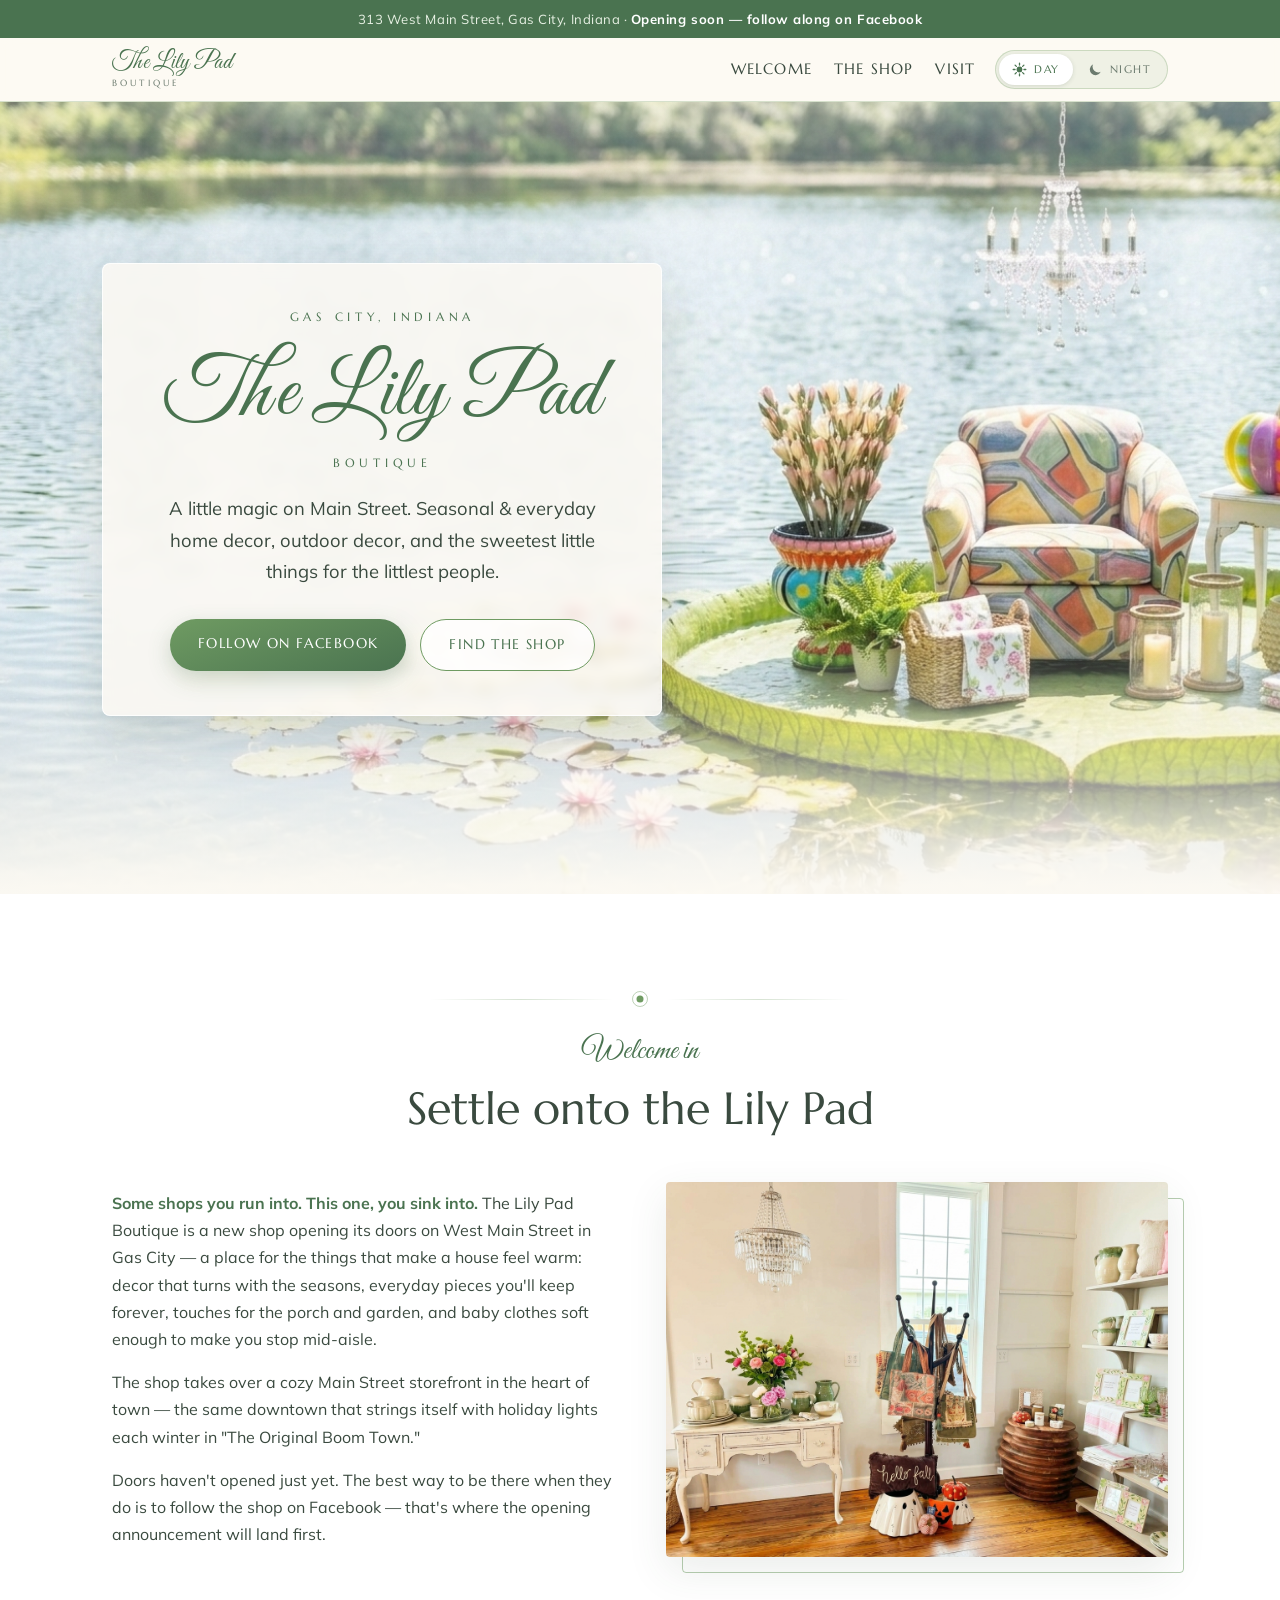
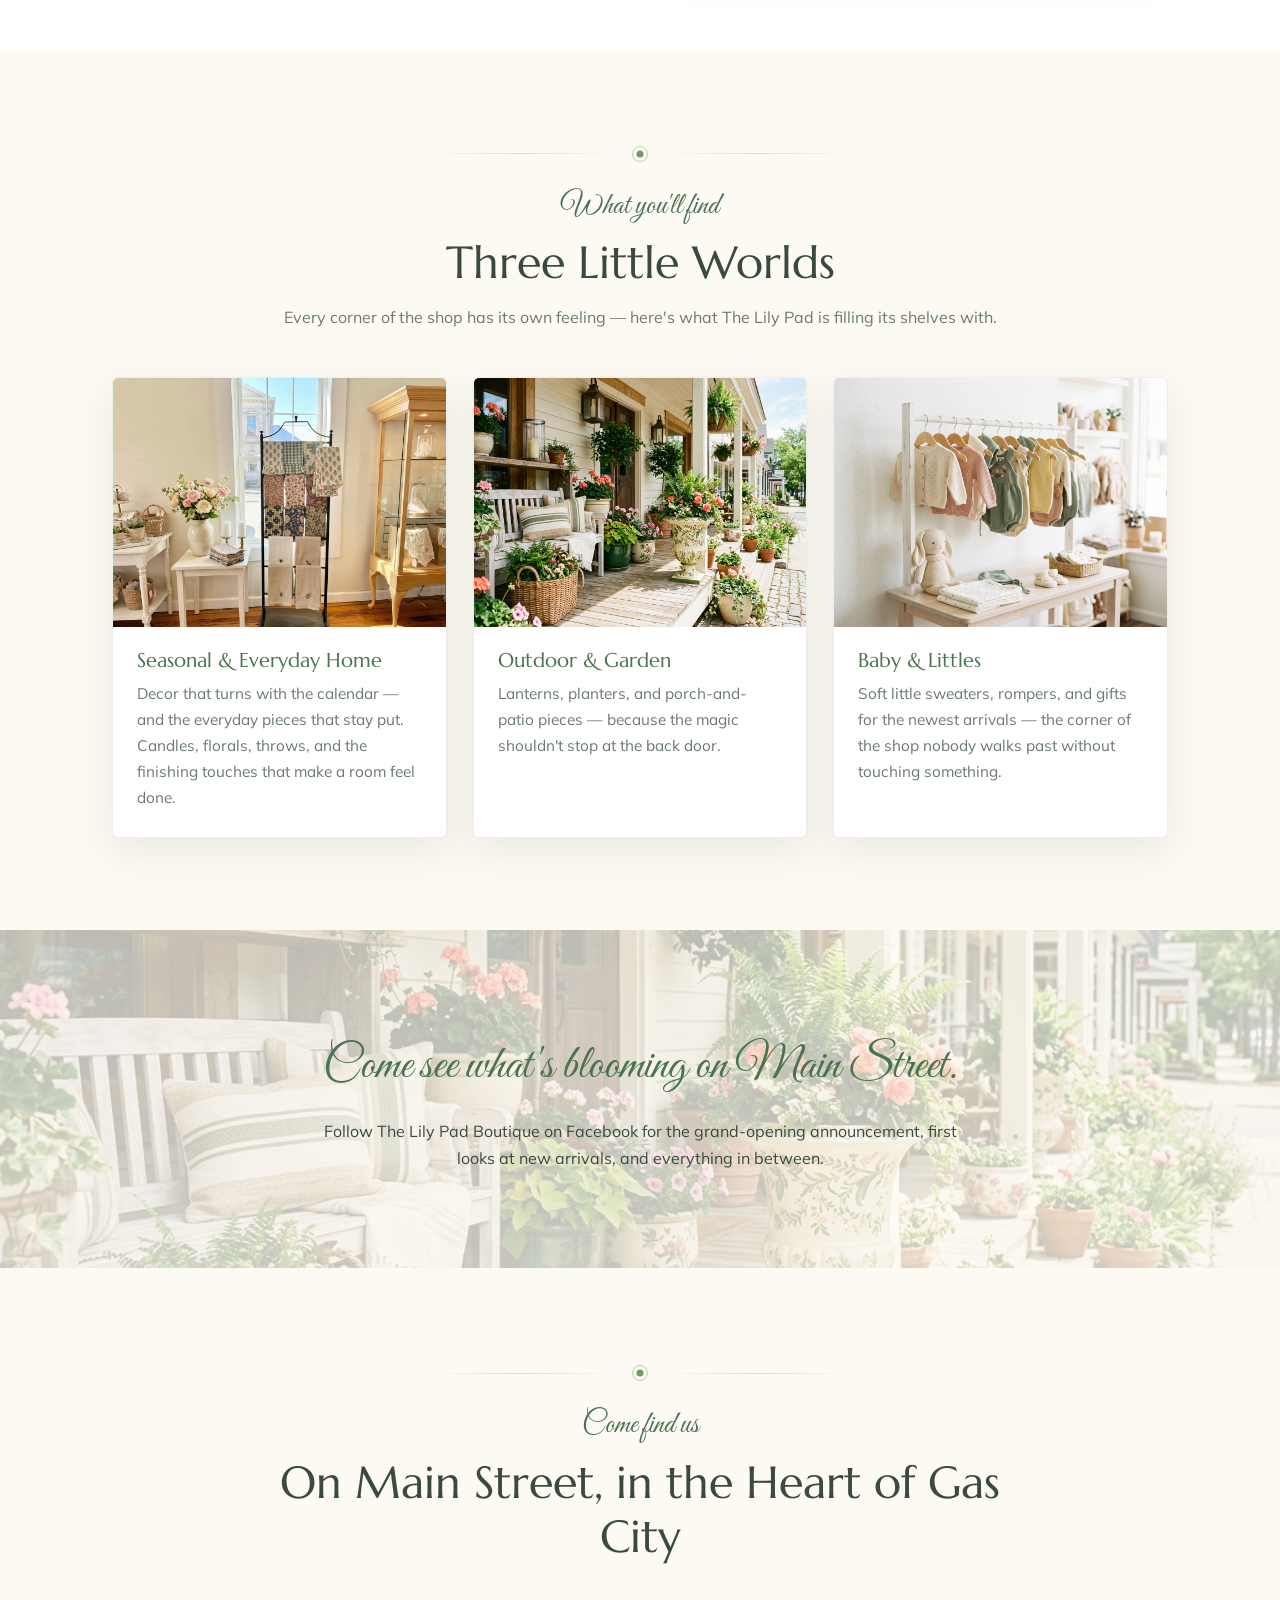
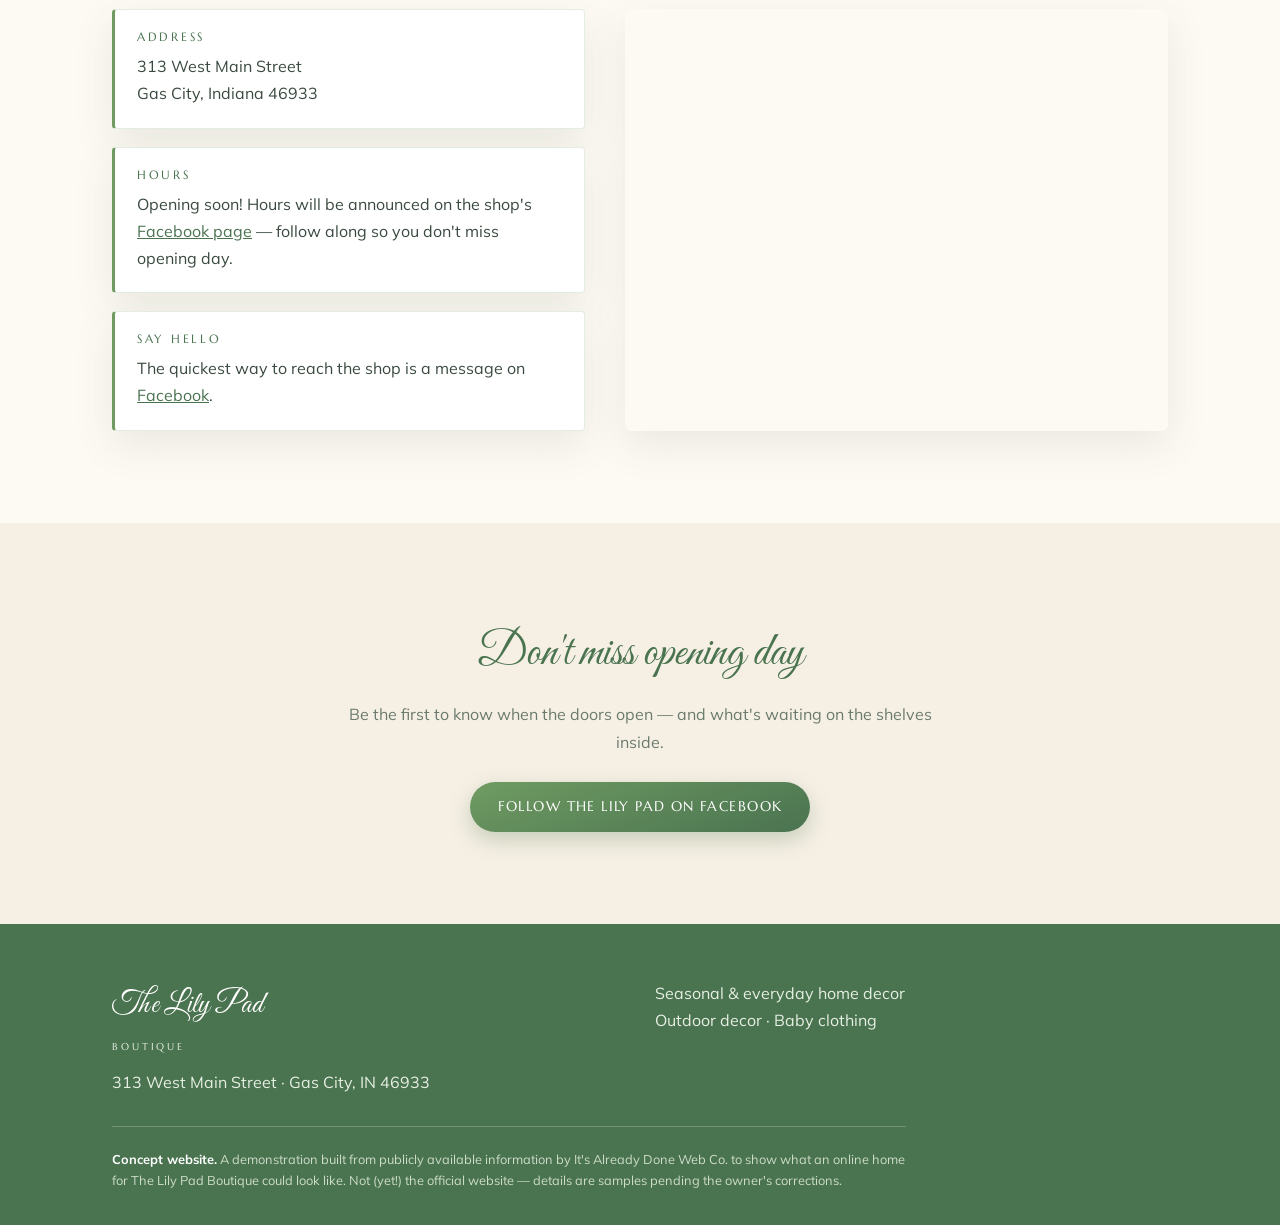
<file: index.html>
<!DOCTYPE html>
<html lang="en">
<head>
<meta charset="UTF-8">
<meta name="viewport" content="width=device-width, initial-scale=1.0">
<meta name="robots" content="noindex, nofollow">
<title>The Lily Pad Boutique — Gas City, Indiana</title>
<meta name="description" content="Seasonal and everyday home decor, outdoor decor, and baby clothing on Main Street in Gas City, Indiana.">
<link rel="preconnect" href="https://fonts.googleapis.com">
<link rel="preconnect" href="https://fonts.gstatic.com" crossorigin>
<link href="https://fonts.googleapis.com/css2?family=Great+Vibes&family=Marcellus&family=Mulish:wght@400;600;700&display=swap" rel="stylesheet">
<link rel="stylesheet" href="css/style.css">
</head>
<body>

<div class="topbar">
  <span class="addr">313 West Main Street, Gas City, Indiana</span><span class="dot" aria-hidden="true">&nbsp;·&nbsp;</span><strong>Opening soon — follow along on Facebook</strong>
</div>

<header class="site">
  <div class="wrap site-inner">
    <a class="brand" href="#top">
      <span class="brand-name">
        <span class="script">The Lily Pad</span>
        <small>Boutique</small>
      </span>
    </a>
    <div class="site-right">
      <nav class="main" aria-label="Main">
        <a href="#story">Welcome</a>
        <a href="#collections">The Shop</a>
        <a href="#visit">Visit</a>
      </nav>
      <div class="daynight" role="group" aria-label="Choose how the site looks">
        <span class="dn-opt is-on" aria-current="true"><svg class="dn-ico" viewBox="0 0 16 16" aria-hidden="true"><circle cx="8" cy="8" r="3.1" fill="currentColor"/><g stroke="currentColor" stroke-width="1.4" stroke-linecap="round"><path d="M8 1.3v1.9M8 12.8v1.9M1.3 8h1.9M12.8 8h1.9M3.3 3.3l1.35 1.35M11.35 11.35l1.35 1.35M12.7 3.3l-1.35 1.35M4.65 11.35 3.3 12.7"/></g></svg><span class="dn-label">Day</span></span>
        <a class="dn-opt" href="night/" title="Switch to the night version"><svg class="dn-ico" viewBox="0 0 16 16" aria-hidden="true"><path d="M13.6 10.5A6.1 6.1 0 0 1 5.5 2.4a6.1 6.1 0 1 0 8.1 8.1z" fill="currentColor"/></svg><span class="dn-label">Night</span></a>
      </div>
    </div>
  </div>
</header>

<main id="top">

  <div class="hero">
    <div class="bg" role="img" aria-label="An armchair and home decor arranged on a giant lily pad on a sunlit pond, with a crystal chandelier hanging above"></div>
    <div class="scrim"></div>
    <div class="petals" aria-hidden="true"><i></i><i></i><i></i><i></i><i></i><i></i><i></i></div>
    <div class="hero-inner">
      <p class="kicker">Gas City, Indiana</p>
      <h1><span class="script">The Lily Pad</span></h1>
      <p class="kicker" style="margin-top:6px">Boutique</p>
      <p class="sub">A little magic on Main Street. Seasonal &amp; everyday home decor, outdoor decor, and the sweetest little things for the littlest people.</p>
      <div class="cta-row">
        <a class="btn btn-leaf" href="https://www.facebook.com/61590443773906/" target="_blank" rel="noopener">Follow on Facebook</a>
        <a class="btn btn-ghost" href="#visit">Find the Shop</a>
      </div>
    </div>
  </div>

  <section class="story" id="story">
    <div class="wrap">
      <div class="section-head">
        <div class="flourish" aria-hidden="true">
          <svg width="26" height="26" viewBox="0 0 26 26" fill="none"><circle cx="13" cy="13" r="3.5" fill="#6f9b62"/><circle cx="13" cy="13" r="7.5" stroke="#6f9b62" stroke-opacity=".45"/></svg>
        </div>
        <span class="script">Welcome in</span>
        <h2>Settle onto the Lily Pad</h2>
      </div>
      <div class="story-grid">
        <div class="text">
          <p><strong>Some shops you run into. This one, you sink into.</strong> The Lily Pad Boutique is a new shop opening its doors on West Main Street in Gas City — a place for the things that make a house feel warm: decor that turns with the seasons, everyday pieces you'll keep forever, touches for the porch and garden, and baby clothes soft enough to make you stop mid-aisle.</p>
          <p>The shop takes over a cozy Main Street storefront in the heart of town — the same downtown that strings itself with holiday lights each winter in "The Original Boom Town."</p>
          <p>Doors haven't opened just yet. The best way to be there when they do is to follow the shop on Facebook — that's where the opening announcement will land first.</p>
        </div>
        <div class="framed">
          <img src="assets/light-shop-interior.png" alt="A sunlit boutique interior with cream walls, honey wood floors, a crystal chandelier, and shelves of home decor" width="1200" height="896">
        </div>
      </div>
    </div>
  </section>

  <section class="collections" id="collections">
    <div class="wrap">
      <div class="section-head">
        <div class="flourish" aria-hidden="true">
          <svg width="26" height="26" viewBox="0 0 26 26" fill="none"><circle cx="13" cy="13" r="3.5" fill="#6f9b62"/><circle cx="13" cy="13" r="7.5" stroke="#6f9b62" stroke-opacity=".45"/></svg>
        </div>
        <span class="script">What you'll find</span>
        <h2>Three Little Worlds</h2>
        <p class="lede">Every corner of the shop has its own feeling — here's what The Lily Pad is filling its shelves with.</p>
      </div>
      <div class="cards">
        <article class="card">
          <img src="assets/light-seasonal.png" alt="A rack of folded floral and gingham tea towels beside a vase of pink flowers in bright daylight" width="1200" height="896" loading="lazy">
          <div class="pad-body">
            <h3>Seasonal &amp; Everyday Home</h3>
            <p>Decor that turns with the calendar — and the everyday pieces that stay put. Candles, florals, throws, and the finishing touches that make a room feel done.</p>
          </div>
        </article>
        <article class="card">
          <img src="assets/light-outdoor.png" alt="A sunny front porch with lanterns, potted ferns, flowering planters and a whitewashed bench" width="1200" height="896" loading="lazy">
          <div class="pad-body">
            <h3>Outdoor &amp; Garden</h3>
            <p>Lanterns, planters, and porch-and-patio pieces — because the magic shouldn't stop at the back door.</p>
          </div>
        </article>
        <article class="card">
          <img src="assets/light-baby.png" alt="Baby sweaters and rompers in cream, blush and sage hanging on small wooden hangers" width="1200" height="896" loading="lazy">
          <div class="pad-body">
            <h3>Baby &amp; Littles</h3>
            <p>Soft little sweaters, rompers, and gifts for the newest arrivals — the corner of the shop nobody walks past without touching something.</p>
          </div>
        </article>
      </div>
    </div>
  </section>

  <div class="band">
    <span class="script">Come see what's blooming on Main Street.</span>
    <p>Follow The Lily Pad Boutique on Facebook for the grand-opening announcement, first looks at new arrivals, and everything in between.</p>
  </div>

  <section id="visit">
    <div class="wrap">
      <div class="section-head">
        <div class="flourish" aria-hidden="true">
          <svg width="26" height="26" viewBox="0 0 26 26" fill="none"><circle cx="13" cy="13" r="3.5" fill="#6f9b62"/><circle cx="13" cy="13" r="7.5" stroke="#6f9b62" stroke-opacity=".45"/></svg>
        </div>
        <span class="script">Come find us</span>
        <h2>On Main Street, in the Heart of Gas City</h2>
      </div>
      <div class="visit-grid">
        <div class="visit-info">
          <div class="info-tile">
            <h3>Address</h3>
            <p>313 West Main Street<br>Gas City, Indiana 46933</p>
          </div>
          <div class="info-tile">
            <h3>Hours</h3>
            <p>Opening soon! Hours will be announced on the shop's <a href="https://www.facebook.com/61590443773906/" target="_blank" rel="noopener">Facebook page</a> — follow along so you don't miss opening day.</p>
          </div>
          <div class="info-tile">
            <h3>Say Hello</h3>
            <p>The quickest way to reach the shop is a message on <a href="https://www.facebook.com/61590443773906/" target="_blank" rel="noopener">Facebook</a>.</p>
          </div>
        </div>
        <div class="mapbox">
          <iframe title="Map to The Lily Pad Boutique, 313 W Main St, Gas City, IN" src="https://www.google.com/maps?q=313+W+Main+St,+Gas+City,+IN+46933&output=embed" loading="lazy" referrerpolicy="no-referrer-when-downgrade"></iframe>
        </div>
      </div>
    </div>
  </section>

  <section class="cta-banner">
    <div class="wrap">
      <span class="script">Don't miss opening day</span>
      <p>Be the first to know when the doors open — and what's waiting on the shelves inside.</p>
      <a class="btn btn-leaf" href="https://www.facebook.com/61590443773906/" target="_blank" rel="noopener">Follow The Lily Pad on Facebook</a>
    </div>
  </section>

</main>

<footer>
  <div class="wrap">
    <div class="foot-grid">
      <div>
        <span class="script">The Lily Pad</span><br>
        <small style="font-family:'Marcellus',serif;letter-spacing:.3em;text-transform:uppercase;font-size:.6rem">Boutique</small>
        <p style="margin-top:10px">313 West Main Street · Gas City, IN 46933</p>
      </div>
      <div>
        <p>Seasonal &amp; everyday home decor<br>Outdoor decor · Baby clothing</p>
      </div>
    </div>
    <p class="disclaimer"><strong>Concept website.</strong> A demonstration built from publicly available information by It's Already Done Web Co. to show what an online home for The Lily Pad Boutique could look like. Not (yet!) the official website — details are samples pending the owner's corrections.</p>
  </div>
</footer>

<script data-goatcounter="https://flylow3d.goatcounter.com/count" async src="//gc.zgo.at/count.js"></script>
</body>
</html>
</file>
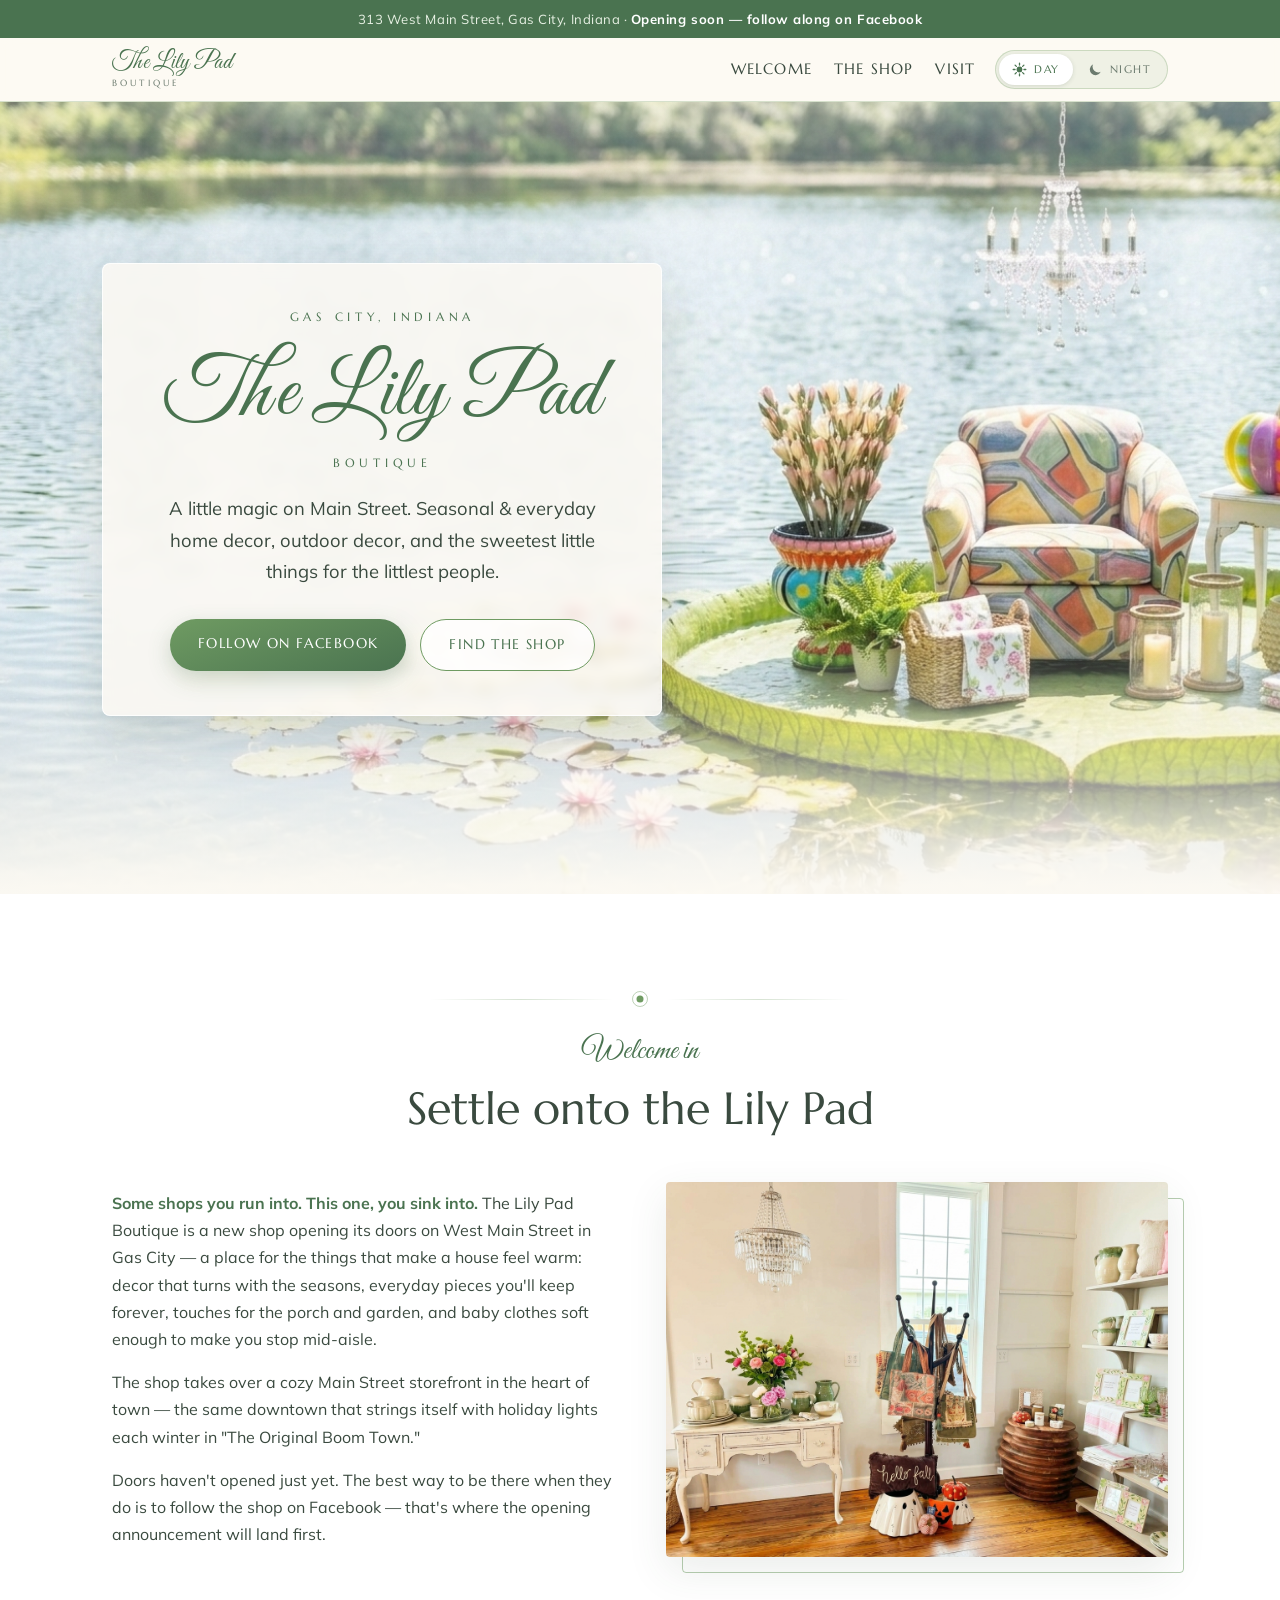
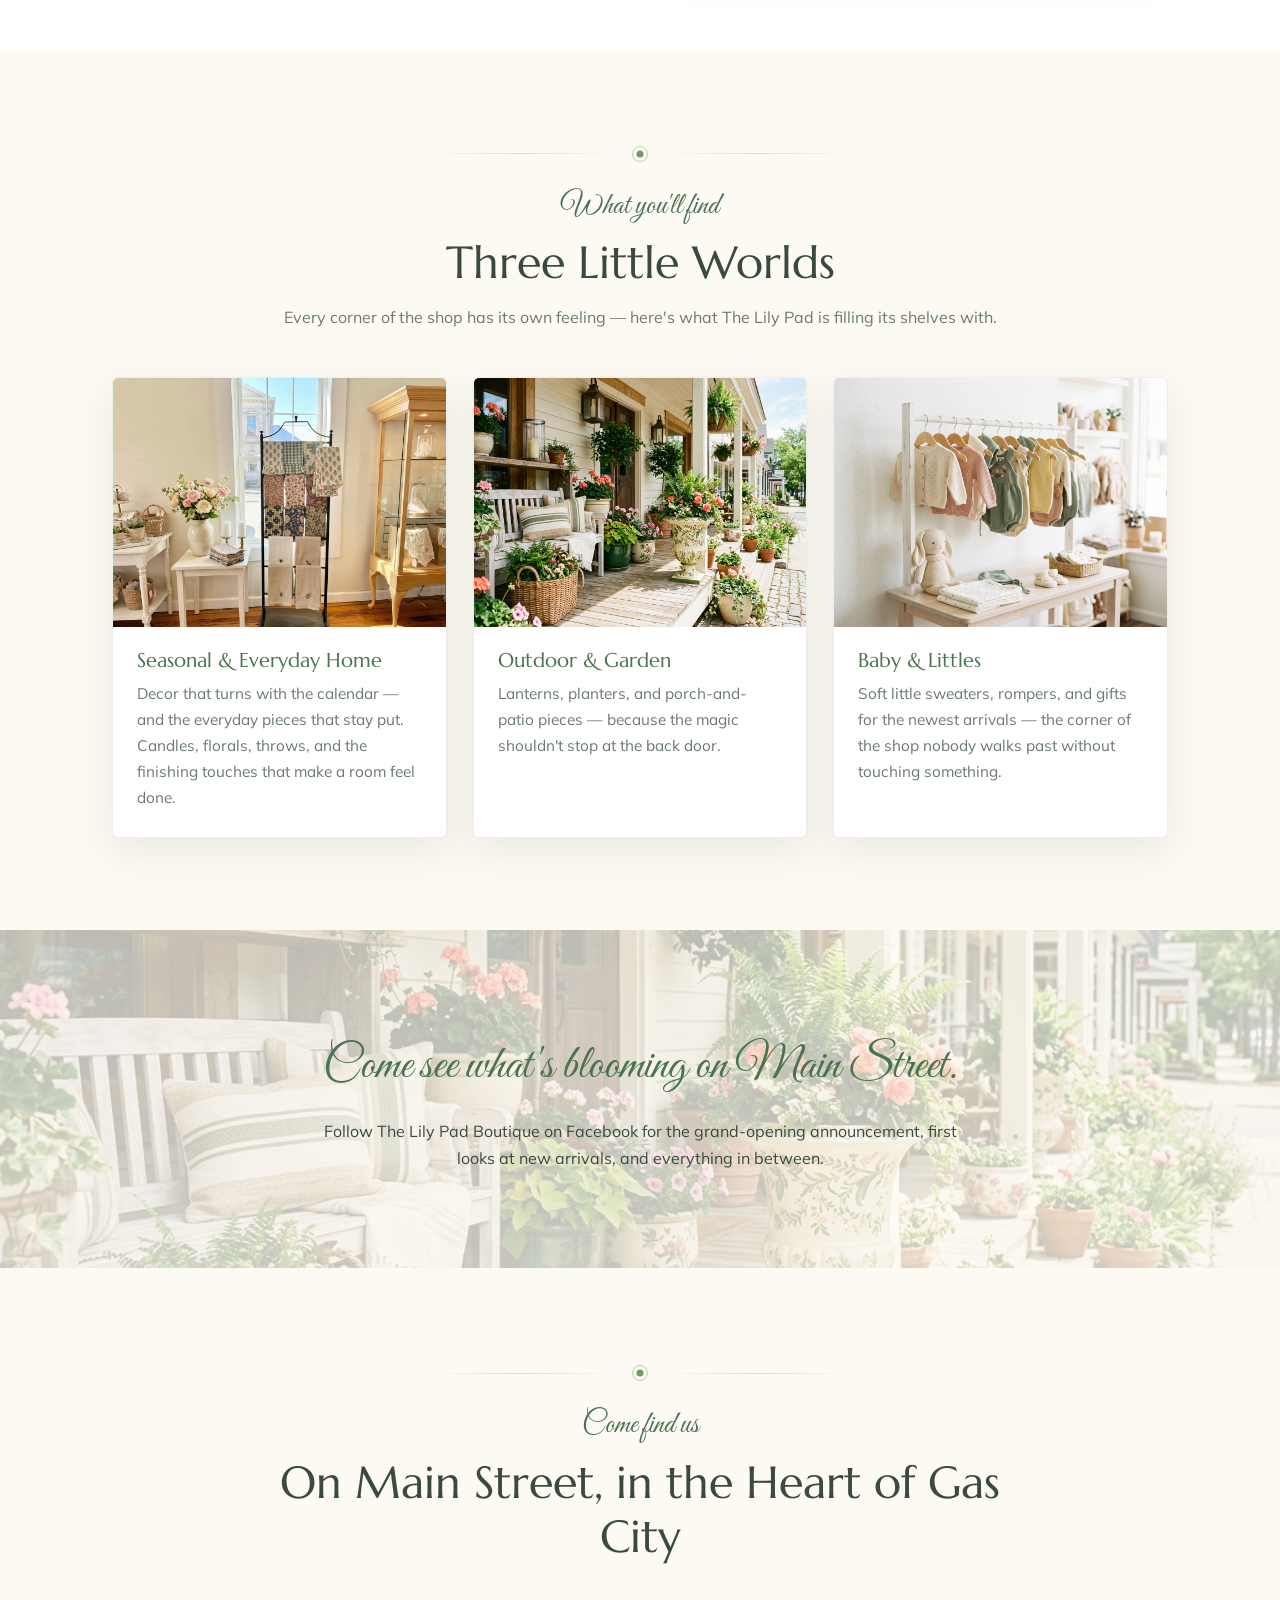
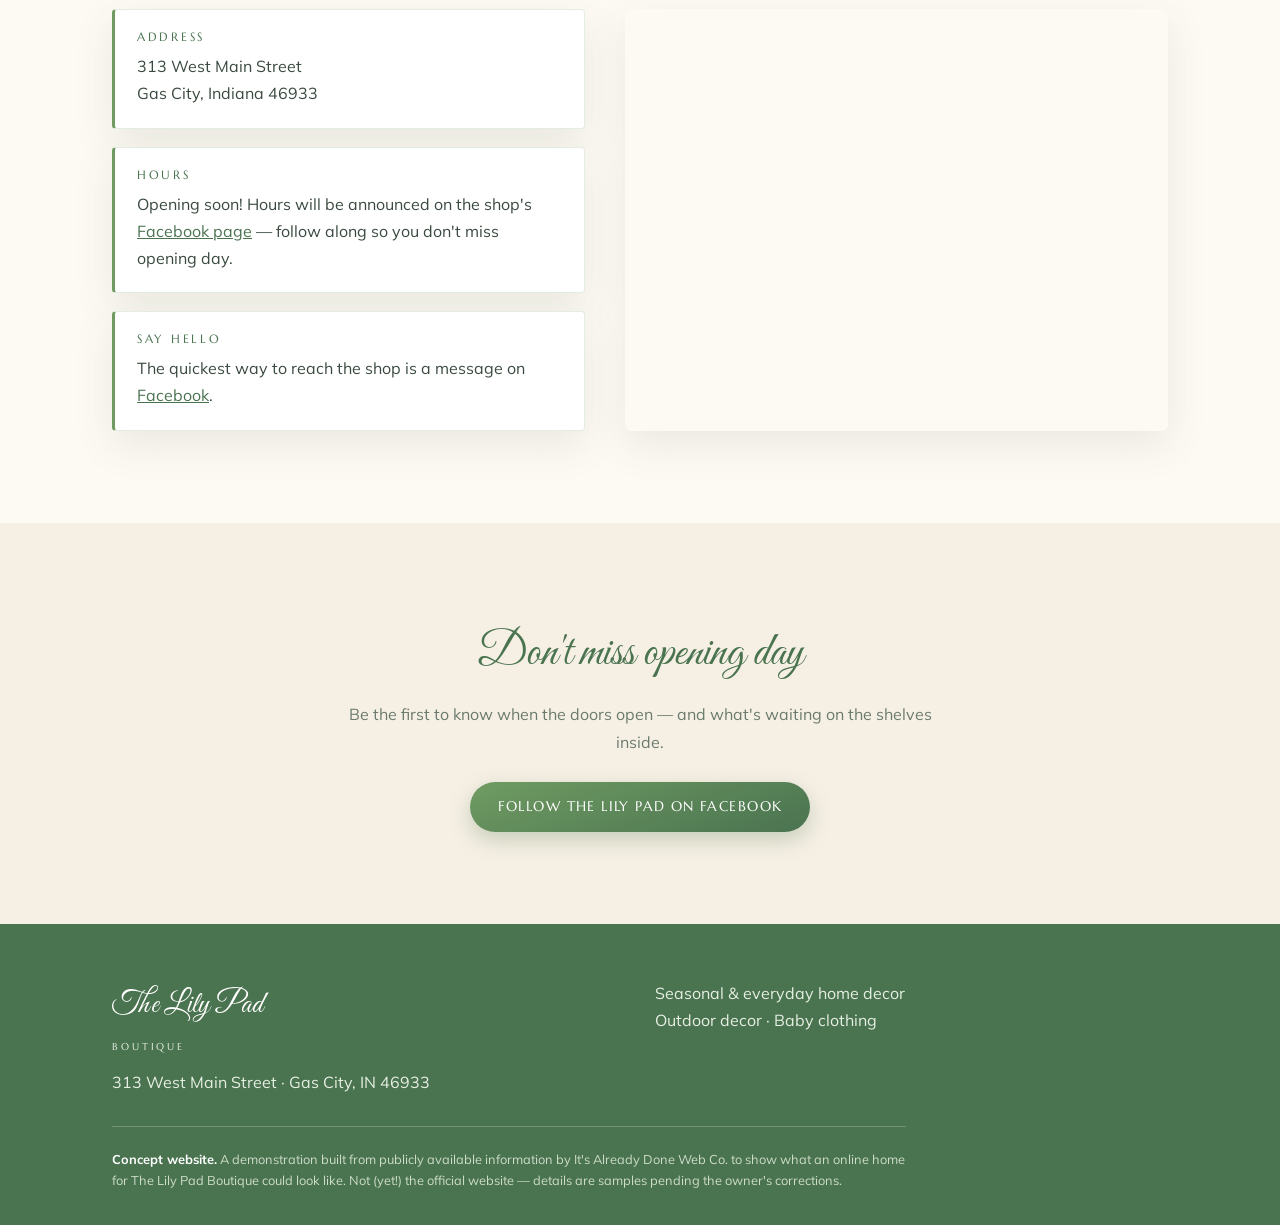
<file: light/index.html>
<!DOCTYPE html>
<html lang="en">
<head>
<meta charset="UTF-8">
<meta name="robots" content="noindex, nofollow">
<meta http-equiv="refresh" content="0; url=../">
<link rel="canonical" href="../">
<title>The Lily Pad Boutique — Gas City, Indiana</title>
</head>
<body>
<!-- The day version moved to the site root on 2026-08-11. This page only
     exists so links shared while it lived at /light/ keep working. -->
<p>The day version now lives at <a href="../">the main page</a>. Redirecting…</p>
<script>location.replace("../");</script>
</body>
</html>
</file>
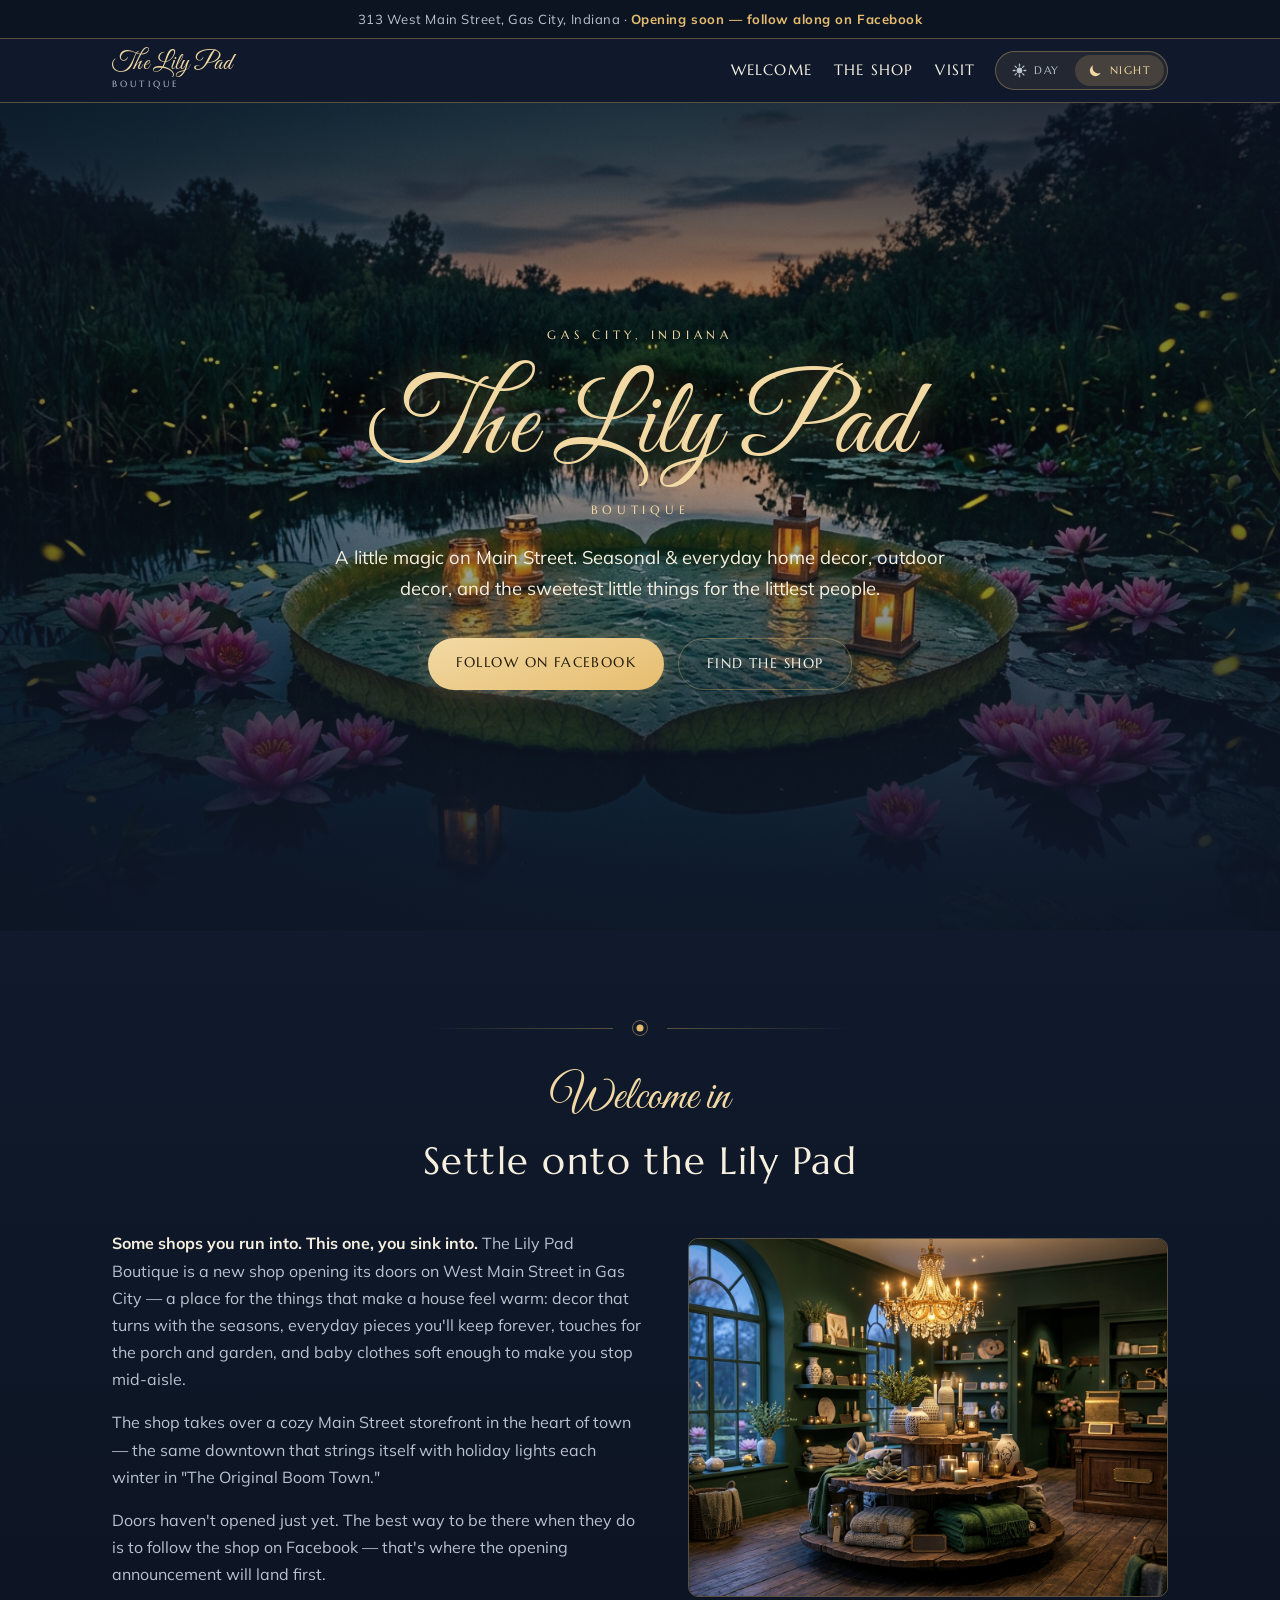
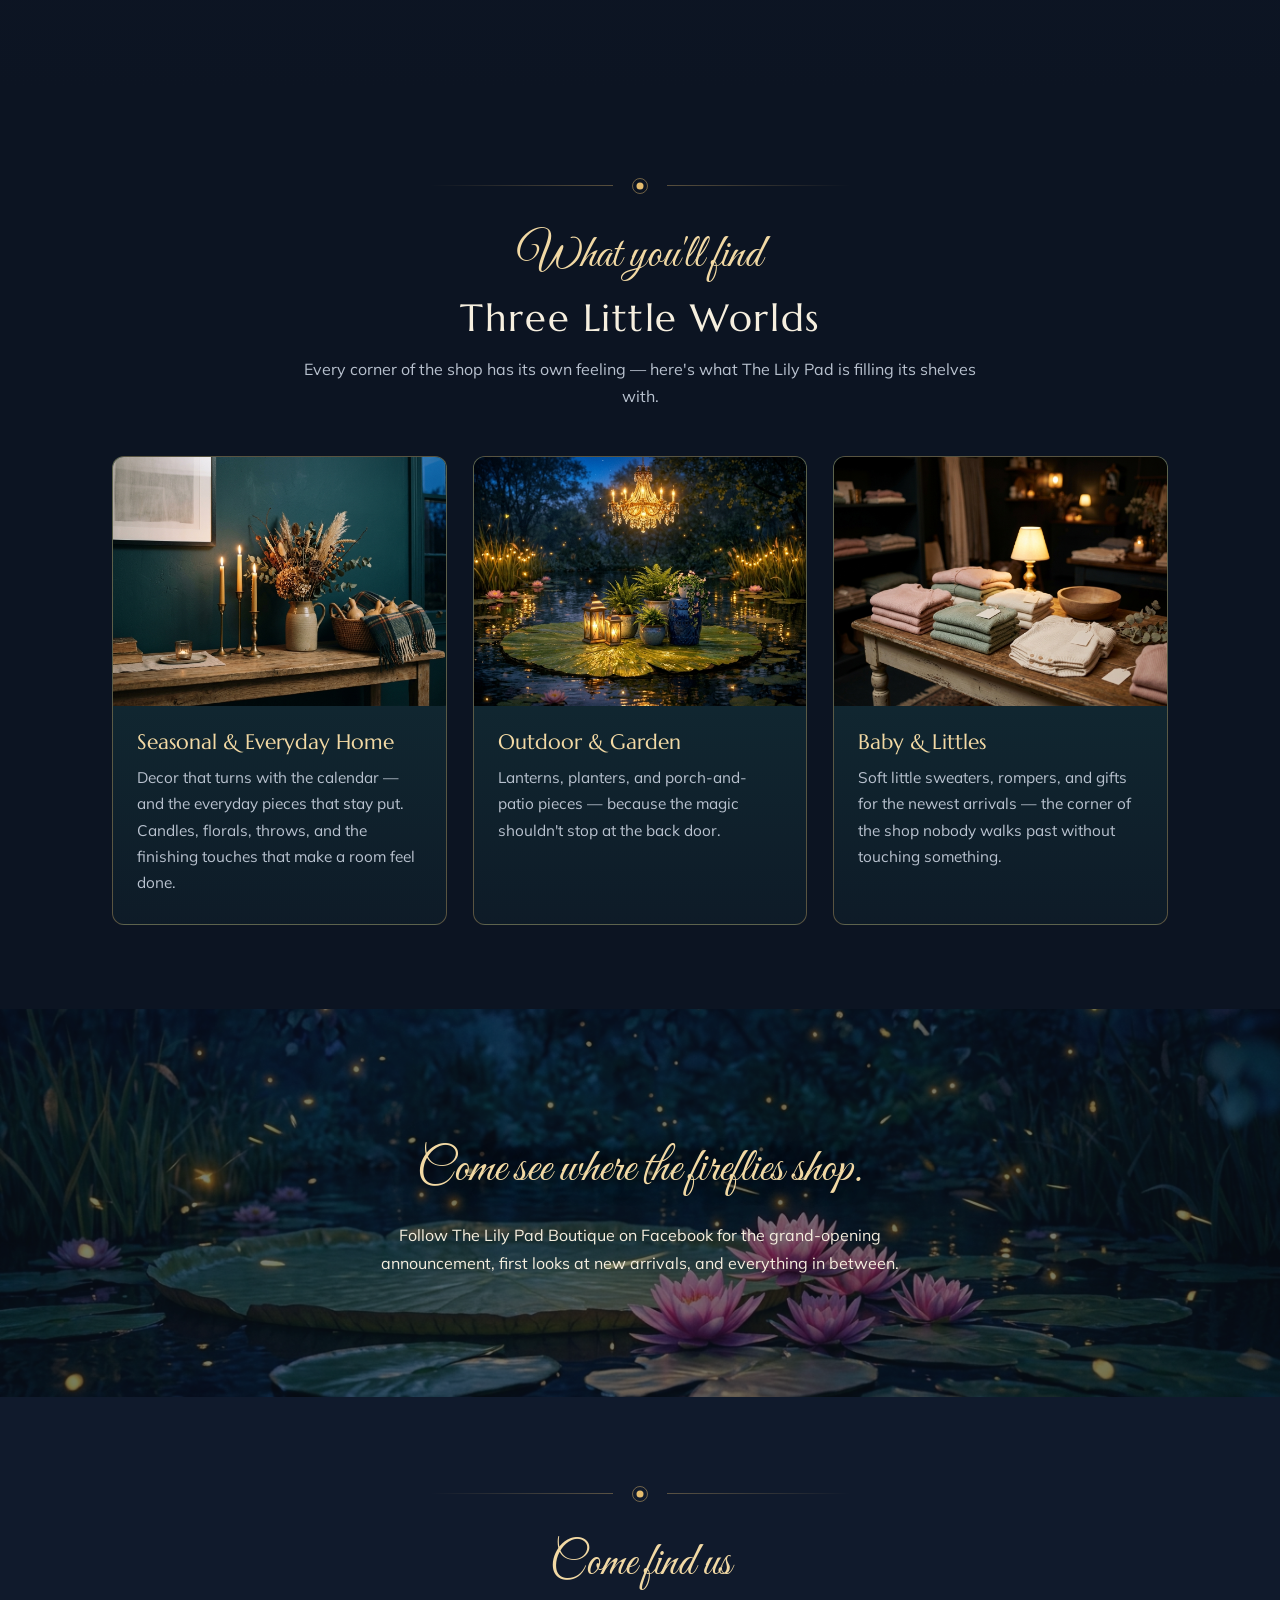
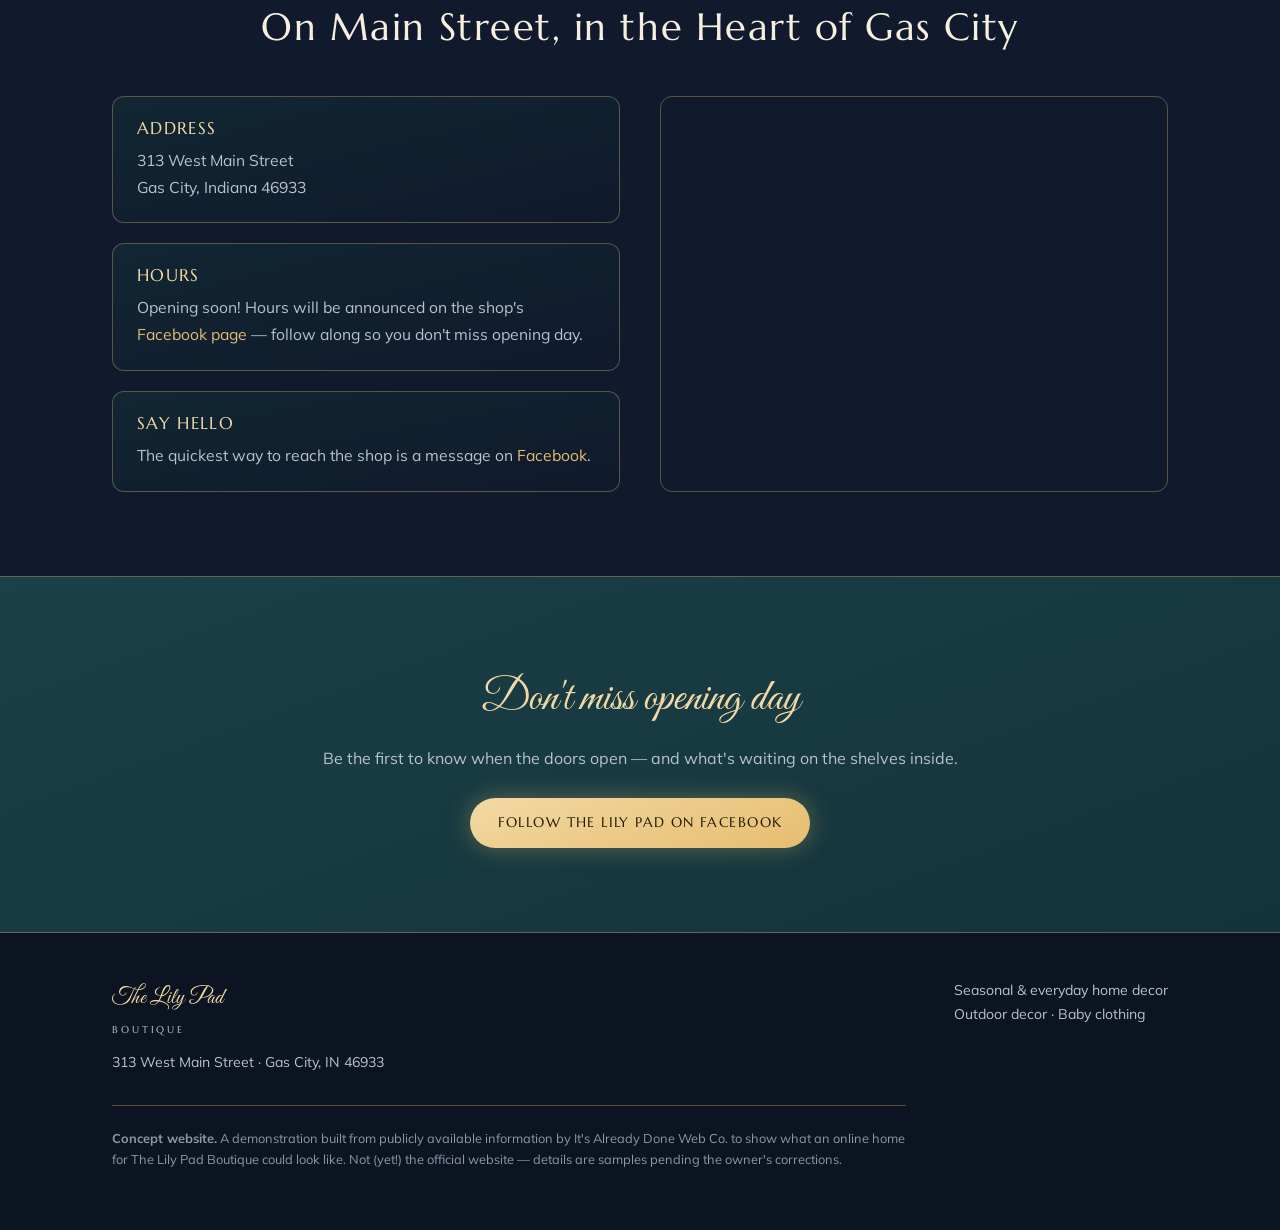
<file: night/index.html>
<!DOCTYPE html>
<html lang="en">
<head>
<meta charset="UTF-8">
<meta name="viewport" content="width=device-width, initial-scale=1.0">
<meta name="robots" content="noindex, nofollow">
<title>The Lily Pad Boutique — Gas City, Indiana</title>
<meta name="description" content="Seasonal and everyday home decor, outdoor decor, and baby clothing on Main Street in Gas City, Indiana.">
<link rel="preconnect" href="https://fonts.googleapis.com">
<link rel="preconnect" href="https://fonts.gstatic.com" crossorigin>
<link href="https://fonts.googleapis.com/css2?family=Great+Vibes&family=Marcellus&family=Mulish:wght@400;600;700&display=swap" rel="stylesheet">
<link rel="stylesheet" href="css/style.css">
</head>
<body>

<div class="topbar">
  <span class="addr">313 West Main Street, Gas City, Indiana</span><span class="dot" aria-hidden="true">&nbsp;·&nbsp;</span><strong>Opening soon — follow along on Facebook</strong>
</div>

<header class="site">
  <div class="wrap site-inner">
    <a class="brand" href="#top">
      <span class="brand-name">
        <span class="script">The Lily Pad</span>
        <small>Boutique</small>
      </span>
    </a>
    <div class="site-right">
      <nav class="main" aria-label="Main">
        <a href="#story">Welcome</a>
        <a href="#collections">The Shop</a>
        <a href="#visit">Visit</a>
      </nav>
      <div class="daynight" role="group" aria-label="Choose how the site looks">
        <a class="dn-opt" href="../" title="Switch to the day version"><svg class="dn-ico" viewBox="0 0 16 16" aria-hidden="true"><circle cx="8" cy="8" r="3.1" fill="currentColor"/><g stroke="currentColor" stroke-width="1.4" stroke-linecap="round"><path d="M8 1.3v1.9M8 12.8v1.9M1.3 8h1.9M12.8 8h1.9M3.3 3.3l1.35 1.35M11.35 11.35l1.35 1.35M12.7 3.3l-1.35 1.35M4.65 11.35 3.3 12.7"/></g></svg><span class="dn-label">Day</span></a>
        <span class="dn-opt is-on" aria-current="true"><svg class="dn-ico" viewBox="0 0 16 16" aria-hidden="true"><path d="M13.6 10.5A6.1 6.1 0 0 1 5.5 2.4a6.1 6.1 0 1 0 8.1 8.1z" fill="currentColor"/></svg><span class="dn-label">Night</span></span>
      </div>
    </div>
  </div>
</header>

<main id="top">

  <div class="hero">
    <div class="bg" role="img" aria-label="A chandelier glowing over a lily pond at dusk"></div>
    <div class="scrim"></div>
    <div class="fireflies" aria-hidden="true"><i></i><i></i><i></i><i></i><i></i><i></i><i></i></div>
    <div class="hero-inner">
      <p class="kicker">Gas City, Indiana</p>
      <h1><span class="script">The Lily Pad</span></h1>
      <p class="kicker" style="margin-top:6px">Boutique</p>
      <p class="sub">A little magic on Main Street. Seasonal &amp; everyday home decor, outdoor decor, and the sweetest little things for the littlest people.</p>
      <div class="cta-row">
        <a class="btn btn-gold" href="https://www.facebook.com/61590443773906/" target="_blank" rel="noopener">Follow on Facebook</a>
        <a class="btn btn-ghost" href="#visit">Find the Shop</a>
      </div>
    </div>
  </div>

  <section class="story" id="story">
    <div class="wrap">
      <div class="section-head">
        <div class="flourish" aria-hidden="true">
          <svg width="26" height="26" viewBox="0 0 26 26" fill="none"><circle cx="13" cy="13" r="3.5" fill="#e6bd6f"/><circle cx="13" cy="13" r="7.5" stroke="#e6bd6f" stroke-opacity=".45"/></svg>
        </div>
        <span class="script">Welcome in</span>
        <h2>Settle onto the Lily Pad</h2>
      </div>
      <div class="story-grid">
        <div class="text">
          <p><strong>Some shops you run into. This one, you sink into.</strong> The Lily Pad Boutique is a new shop opening its doors on West Main Street in Gas City — a place for the things that make a house feel warm: decor that turns with the seasons, everyday pieces you'll keep forever, touches for the porch and garden, and baby clothes soft enough to make you stop mid-aisle.</p>
          <p>The shop takes over a cozy Main Street storefront in the heart of town — the same downtown that strings itself with holiday lights each winter in "The Original Boom Town."</p>
          <p>Doors haven't opened just yet. The best way to be there when they do is to follow the shop on Facebook — that's where the opening announcement will land first.</p>
        </div>
        <div class="framed">
          <img src="assets/shop-interior.png" alt="A cozy boutique interior with deep green walls, a chandelier, and shelves of home decor" width="1200" height="896">
        </div>
      </div>
    </div>
  </section>

  <section class="collections" id="collections">
    <div class="wrap">
      <div class="section-head">
        <div class="flourish" aria-hidden="true">
          <svg width="26" height="26" viewBox="0 0 26 26" fill="none"><circle cx="13" cy="13" r="3.5" fill="#e6bd6f"/><circle cx="13" cy="13" r="7.5" stroke="#e6bd6f" stroke-opacity=".45"/></svg>
        </div>
        <span class="script">What you'll find</span>
        <h2>Three Little Worlds</h2>
        <p class="lede">Every corner of the shop has its own feeling — here's what The Lily Pad is filling its shelves with.</p>
      </div>
      <div class="cards">
        <article class="card">
          <img src="assets/seasonal-vignette.png" alt="A console table styled with candlesticks, dried florals, and a plaid throw" width="1200" height="896" loading="lazy">
          <div class="pad-body">
            <h3>Seasonal &amp; Everyday Home</h3>
            <p>Decor that turns with the calendar — and the everyday pieces that stay put. Candles, florals, throws, and the finishing touches that make a room feel done.</p>
          </div>
        </article>
        <article class="card">
          <img src="assets/outdoor-decor.png" alt="Lanterns, potted ferns, and garden decor glowing at dusk" width="1200" height="896" loading="lazy">
          <div class="pad-body">
            <h3>Outdoor &amp; Garden</h3>
            <p>Lanterns, planters, and porch-and-patio pieces — because the magic shouldn't stop at the back door.</p>
          </div>
        </article>
        <article class="card">
          <img src="assets/baby-corner.png" alt="Soft baby clothing in blush, sage, and cream folded on a wooden table" width="1200" height="896" loading="lazy">
          <div class="pad-body">
            <h3>Baby &amp; Littles</h3>
            <p>Soft little sweaters, rompers, and gifts for the newest arrivals — the corner of the shop nobody walks past without touching something.</p>
          </div>
        </article>
      </div>
    </div>
  </section>

  <div class="band" role="img" aria-label="Pink water lilies on a dark pond with fireflies">
    <span class="script">Come see where the fireflies shop.</span>
    <p>Follow The Lily Pad Boutique on Facebook for the grand-opening announcement, first looks at new arrivals, and everything in between.</p>
  </div>

  <section id="visit">
    <div class="wrap">
      <div class="section-head">
        <div class="flourish" aria-hidden="true">
          <svg width="26" height="26" viewBox="0 0 26 26" fill="none"><circle cx="13" cy="13" r="3.5" fill="#e6bd6f"/><circle cx="13" cy="13" r="7.5" stroke="#e6bd6f" stroke-opacity=".45"/></svg>
        </div>
        <span class="script">Come find us</span>
        <h2>On Main Street, in the Heart of Gas City</h2>
      </div>
      <div class="visit-grid">
        <div class="visit-info">
          <div class="info-tile">
            <h3>Address</h3>
            <p>313 West Main Street<br>Gas City, Indiana 46933</p>
          </div>
          <div class="info-tile">
            <h3>Hours</h3>
            <p>Opening soon! Hours will be announced on the shop's <a href="https://www.facebook.com/61590443773906/" target="_blank" rel="noopener">Facebook page</a> — follow along so you don't miss opening day.</p>
          </div>
          <div class="info-tile">
            <h3>Say Hello</h3>
            <p>The quickest way to reach the shop is a message on <a href="https://www.facebook.com/61590443773906/" target="_blank" rel="noopener">Facebook</a>.</p>
          </div>
        </div>
        <div class="mapbox">
          <iframe title="Map to The Lily Pad Boutique, 313 W Main St, Gas City, IN" src="https://www.google.com/maps?q=313+W+Main+St,+Gas+City,+IN+46933&output=embed" loading="lazy" referrerpolicy="no-referrer-when-downgrade"></iframe>
        </div>
      </div>
    </div>
  </section>

  <section class="cta-banner">
    <div class="wrap">
      <span class="script">Don't miss opening day</span>
      <p>Be the first to know when the doors open — and what's waiting on the shelves inside.</p>
      <a class="btn btn-gold" href="https://www.facebook.com/61590443773906/" target="_blank" rel="noopener">Follow The Lily Pad on Facebook</a>
    </div>
  </section>

</main>

<footer>
  <div class="wrap">
    <div class="foot-grid">
      <div>
        <span class="script">The Lily Pad</span><br>
        <small style="font-family:'Marcellus',serif;letter-spacing:.3em;text-transform:uppercase;font-size:.6rem">Boutique</small>
        <p style="margin-top:10px">313 West Main Street · Gas City, IN 46933</p>
      </div>
      <div>
        <p>Seasonal &amp; everyday home decor<br>Outdoor decor · Baby clothing</p>
      </div>
    </div>
    <p class="disclaimer"><strong>Concept website.</strong> A demonstration built from publicly available information by It's Already Done Web Co. to show what an online home for The Lily Pad Boutique could look like. Not (yet!) the official website — details are samples pending the owner's corrections.</p>
  </div>
</footer>

<script data-goatcounter="https://flylow3d.goatcounter.com/count" async src="//gc.zgo.at/count.js"></script>
</body>
</html>
</file>
<file: css/style.css>
/* The Lily Pad Boutique — "sunlit pond" (LIGHT variant of style #22)
   Same brand, same type family as the twilight version; palette flipped to
   match the real shop: cream walls, honey floors, fresh green, pops of pink.
   Type: Great Vibes (script) + Marcellus (headings) + Mulish (body) — <link> */

:root {
  --cream: #fdfaf3;
  --cream-2: #f6f0e4;
  --paper: #ffffff;
  --ink: #3a4a3f;
  --ink-soft: #6b7a6e;
  --leaf: #6f9b62;
  --leaf-deep: #4a7350;
  --gold: #b8934a;
  --gold-soft: #dcc189;
  --blush: #e07fa8;
  --blush-soft: #f7d9e5;
  --pond: #bcdde2;
  --ink-on-leaf: #ffffff;
  --hairline: rgba(111, 155, 98, .28);
  --shadow: 0 14px 40px rgba(58, 74, 63, .10);
}

* { margin: 0; padding: 0; box-sizing: border-box; }
html { scroll-behavior: smooth; }
body {
  font-family: 'Mulish', system-ui, sans-serif;
  background: var(--cream);
  color: var(--ink);
  line-height: 1.7;
  overflow-x: hidden;
}
img { max-width: 100%; height: auto; display: block; }
a { color: var(--leaf-deep); }

h1, h2, h3 { font-family: 'Marcellus', serif; font-weight: 400; line-height: 1.2; color: var(--ink); }
.script { font-family: 'Great Vibes', cursive; font-weight: 400; color: var(--leaf-deep); }

.wrap { max-width: 1100px; margin: 0 auto; padding: 0 22px; }

/* ---- topbar ---- */
.topbar {
  background: var(--leaf-deep);
  font-size: .82rem;
  letter-spacing: .04em;
  color: #e8f1e4;
  text-align: center;
  padding: 8px 14px;
}
.topbar strong { color: #fff; font-weight: 700; }
.topbar .addr, .topbar strong { display: inline-block; }

/* ---- header ---- */
header.site {
  position: sticky; top: 0; z-index: 50;
  background: rgba(253, 250, 243, .93);
  backdrop-filter: blur(8px);
  border-bottom: 1px solid var(--hairline);
}
/* NB: keep .wrap's 22px side padding — a `12px 0` shorthand here would wipe
   it out and jam the wordmark against the screen edge on phones */
.site-inner { display: flex; align-items: center; justify-content: space-between; gap: 16px; padding: 12px 22px; }
.brand { display: flex; align-items: center; gap: 11px; text-decoration: none; }
.brand-name { display: flex; flex-direction: column; line-height: 1.05; }
.brand-name .script { font-size: 1.5rem; }
.brand-name small {
  font-family: 'Marcellus', serif; letter-spacing: .34em; font-size: .58rem;
  color: var(--ink-soft); text-transform: uppercase; margin-top: 2px;
}
nav.main { display: flex; gap: 22px; }
nav.main a {
  font-family: 'Marcellus', serif; font-size: .92rem; letter-spacing: .08em;
  color: var(--ink); text-decoration: none; text-transform: uppercase;
}
nav.main a:hover { color: var(--leaf-deep); }

/* ---- hero ---- */
.hero {
  position: relative; min-height: 88svh;
  display: flex; align-items: center; justify-content: flex-start; text-align: center;
  isolation: isolate; overflow: hidden;
}
.hero .bg {
  position: absolute; inset: 0; z-index: -2;
  background: url('../assets/light-hero-lilypad-chair.png') center 45% / cover no-repeat var(--pond);
}
/* Light touch only — the bright pond scene is the point, so this just softens
   the top edge under the sticky header and melts the bottom into the page. */
.hero .scrim {
  position: absolute; inset: 0; z-index: -1;
  background: linear-gradient(to bottom,
    rgba(253, 250, 243, .42) 0%,
    rgba(253, 250, 243, .06) 22%,
    rgba(253, 250, 243, .06) 66%,
    rgba(253, 250, 243, .97) 99%);
}
/* the headline rides on its own frosted card so the photo stays crisp */
.hero-inner {
  margin: 74px 22px 92px; max-width: 560px;
  /* sits in the open water on the left so the armchair stays visible */
  margin-left: clamp(22px, 8vw, 150px);
  padding: 42px 40px 44px;
  background: rgba(253, 250, 243, .84);
  backdrop-filter: blur(7px);
  border: 1px solid rgba(255, 255, 255, .85);
  border-radius: 8px;
  box-shadow: 0 18px 50px rgba(58, 74, 63, .18);
}
.hero .kicker {
  font-family: 'Marcellus', serif; letter-spacing: .38em; text-transform: uppercase;
  font-size: .78rem; color: var(--leaf-deep); margin-bottom: 16px;
}
.hero h1 { font-size: clamp(2.8rem, 7.2vw, 4.8rem); }
.hero h1 .script {
  display: block; font-size: 1.12em; color: var(--leaf-deep);
}
.hero .sub {
  margin: 20px auto 0; max-width: 34em; color: var(--ink);
  font-size: clamp(1rem, 2.4vw, 1.15rem);
}
.hero .cta-row { margin-top: 32px; display: flex; gap: 14px; justify-content: center; flex-wrap: wrap; }

.btn {
  display: inline-block; text-decoration: none;
  font-family: 'Marcellus', serif; letter-spacing: .1em; text-transform: uppercase;
  font-size: .88rem; padding: 13px 28px; border-radius: 999px;
  transition: transform .18s ease, box-shadow .18s ease, background .18s ease;
}
.btn-leaf {
  background: linear-gradient(160deg, var(--leaf), var(--leaf-deep));
  color: var(--ink-on-leaf); box-shadow: 0 8px 22px rgba(74, 115, 80, .28);
}
.btn-leaf:hover { transform: translateY(-2px); box-shadow: 0 12px 28px rgba(74, 115, 80, .34); }
.btn-ghost { border: 1px solid var(--leaf); color: var(--leaf-deep); background: rgba(255, 255, 255, .72); }
.btn-ghost:hover { background: #fff; border-color: var(--leaf-deep); transform: translateY(-2px); }

/* drifting petals — the daylight answer to the twilight fireflies */
.petals { position: absolute; inset: 0; z-index: 0; pointer-events: none; overflow: hidden; }
.petals i {
  position: absolute; width: 11px; height: 8px;
  background: var(--blush-soft);
  border-radius: 60% 40% 55% 45% / 60% 60% 40% 40%;
  opacity: 0;
  animation: float 13s ease-in-out infinite;
}
.petals i:nth-child(1) { left: 10%; top: 22%; animation-delay: 0s; }
.petals i:nth-child(2) { left: 24%; top: 58%; animation-delay: 2.4s; }
.petals i:nth-child(3) { left: 41%; top: 16%; animation-delay: 4.6s; }
.petals i:nth-child(4) { left: 60%; top: 50%; animation-delay: 1.3s; }
.petals i:nth-child(5) { left: 76%; top: 26%; animation-delay: 6.1s; }
.petals i:nth-child(6) { left: 88%; top: 60%; animation-delay: 8.3s; }
.petals i:nth-child(7) { left: 6%; top: 72%; animation-delay: 10.2s; }
@keyframes float {
  0%, 100% { opacity: 0; transform: translate(0, 0) rotate(0deg); }
  15% { opacity: .85; }
  55% { opacity: .6; transform: translate(26px, 34px) rotate(120deg); }
  85% { opacity: .3; transform: translate(44px, 72px) rotate(210deg); }
}
@media (prefers-reduced-motion: reduce) {
  .petals i { animation: none; opacity: .45; }
  .btn:hover { transform: none; }
  html { scroll-behavior: auto; }
}

/* ---- section furniture ---- */
section { padding: 92px 0; }
.section-head { text-align: center; max-width: 720px; margin: 0 auto 46px; }
.section-head .script { display: block; font-size: 1.9rem; margin-bottom: 4px; }
.section-head h2 { font-size: clamp(1.9rem, 4.4vw, 2.8rem); }
.section-head .lede { margin-top: 14px; color: var(--ink-soft); }

.flourish {
  display: flex; align-items: center; gap: 14px; justify-content: center;
  margin: 0 auto 14px; max-width: 420px; color: var(--leaf);
}
.flourish::before, .flourish::after {
  content: ""; flex: 1; height: 1px;
  background: linear-gradient(to right, transparent, var(--hairline), transparent);
}

/* ---- story ---- */
.story { background: var(--paper); }
.story-grid { display: grid; grid-template-columns: 1fr 1fr; gap: 52px; align-items: center; }
.story .text p + p { margin-top: 16px; }
.story .text strong { color: var(--leaf-deep); }
.framed { position: relative; }
.framed img { position: relative; z-index: 1; border-radius: 4px; box-shadow: var(--shadow); }
/* offset accent rule — must sit above the section background but under the
   photo, so keep it at z-index 0; at -1 it drops behind the section's own
   paper fill and never shows */
.framed::after {
  content: ""; position: absolute; inset: 16px -16px -16px 16px;
  border: 1px solid var(--leaf); opacity: .5; border-radius: 4px; z-index: 0;
}

/* ---- collections ---- */
.cards { display: grid; grid-template-columns: repeat(3, 1fr); gap: 26px; }
.card {
  background: var(--paper); border-radius: 6px; overflow: hidden;
  box-shadow: var(--shadow); border: 1px solid rgba(111, 155, 98, .14);
  transition: transform .2s ease, box-shadow .2s ease;
}
.card:hover { transform: translateY(-4px); box-shadow: 0 20px 46px rgba(58, 74, 63, .15); }
.card .pad-body { padding: 22px 24px 26px; }
.card h3 { font-size: 1.25rem; margin-bottom: 8px; color: var(--leaf-deep); }
.card p { color: var(--ink-soft); font-size: .96rem; }
@media (prefers-reduced-motion: reduce) { .card:hover { transform: none; } }

/* ---- band ---- */
.band {
  position: relative; text-align: center; padding: 96px 22px;
  background: linear-gradient(rgba(253, 250, 243, .74), rgba(253, 250, 243, .78)),
              url('../assets/light-outdoor.png') center 55% / cover no-repeat var(--cream-2);
}
.band .script { display: block; font-size: clamp(2rem, 5vw, 3rem); margin-bottom: 10px; }
.band p { max-width: 40em; margin: 0 auto; color: var(--ink); }

/* ---- visit ---- */
.visit-grid { display: grid; grid-template-columns: 1fr 1.15fr; gap: 40px; }
.info-tile {
  background: var(--paper); border: 1px solid rgba(111, 155, 98, .18);
  border-left: 3px solid var(--leaf); border-radius: 4px;
  padding: 20px 22px; box-shadow: var(--shadow);
}
.info-tile + .info-tile { margin-top: 18px; }
.info-tile h3 {
  font-size: .78rem; letter-spacing: .22em; text-transform: uppercase;
  color: var(--leaf-deep); margin-bottom: 8px;
}
.mapbox { border-radius: 6px; overflow: hidden; box-shadow: var(--shadow); min-height: 340px; }
.mapbox iframe { width: 100%; height: 100%; min-height: 340px; border: 0; display: block; }

/* ---- closing CTA ---- */
.cta-banner { background: var(--cream-2); text-align: center; }
.cta-banner .script { display: block; font-size: clamp(2rem, 5vw, 2.9rem); margin-bottom: 8px; }
.cta-banner p { max-width: 38em; margin: 0 auto 26px; color: var(--ink-soft); }

/* ---- footer ---- */
footer { background: var(--leaf-deep); color: #e6efe3; padding: 56px 0 34px; }
footer .script { color: #fff; font-size: 1.9rem; }
footer a { color: #fff; }
.foot-grid { display: grid; grid-template-columns: 1fr 1fr; gap: 30px; margin-bottom: 30px; }
footer .disclaimer {
  border-top: 1px solid rgba(255, 255, 255, .22); padding-top: 22px;
  font-size: .8rem; line-height: 1.65; color: #cdddc8; max-width: 62em;
}
footer .disclaimer strong { color: #fff; }



/* ---- day/night toggle ---- */
.site-right { display: flex; align-items: center; gap: 20px; }
.daynight {
  display: inline-flex; align-items: center; gap: 2px;
  border-radius: 999px; padding: 3px; flex: none;
}
.dn-opt {
  display: inline-flex; align-items: center; gap: 7px;
  font-family: 'Marcellus', serif; font-size: .7rem; letter-spacing: .13em;
  text-transform: uppercase; text-decoration: none; white-space: nowrap;
  padding: 6px 13px; border-radius: 999px;
  transition: background .18s ease, color .18s ease;
}
.dn-ico { width: 15px; height: 15px; flex: none; }
.daynight { background: rgba(111, 155, 98, .10); border: 1px solid var(--hairline); }
.dn-opt { color: var(--ink-soft); }
a.dn-opt:hover { color: var(--leaf-deep); background: rgba(255, 255, 255, .6); }
.dn-opt.is-on { background: var(--paper); color: var(--leaf-deep); box-shadow: 0 1px 4px rgba(58, 74, 63, .16); }

/* ---- responsive ---- */
@media (max-width: 900px) {
  .cards { grid-template-columns: 1fr; }
  .story-grid, .visit-grid, .foot-grid { grid-template-columns: 1fr; }
  .framed::after { display: none; }
  nav.main { display: none; }
  /* icons only — the labels don't fit beside the wordmark on a phone */
  .dn-label { display: none; }
  .dn-opt { padding: 7px 10px; }
  .site-right { gap: 0; }
  section { padding: 64px 0; }
  /* stack the topbar into two clean lines instead of orphaning a word */
  .topbar .addr, .topbar strong { display: block; }
  .topbar .dot { display: none; }
  /* portrait crop: pan right so the armchair vignette stays in frame */
  .hero { justify-content: center; }
  .hero .bg { background-position: 74% 46%; }
  .hero-inner { margin-left: 22px; padding: 34px 26px 36px; }
}
</file>
<file: night/css/style.css>
/* The Lily Pad Boutique — enchanted twilight pond
   Palette: midnight indigo / pond teal / chandelier gold / lily blush / leaf green
   Type: Great Vibes (script) + Marcellus (headings) + Mulish (body) — loaded via <link> */

:root {
  --night: #101a2c;
  --night-2: #0c1422;
  --pond: #14333a;
  --pond-2: #1b4048;
  --gold: #e6bd6f;
  --gold-soft: #f2d9a4;
  --blush: #efaec9;
  --leaf: #8db878;
  --cream: #f6efdf;
  --ink-on-gold: #241b09;
  --muted: #b9c2cf;
  --hairline: rgba(230, 189, 111, .35);
}

* { margin: 0; padding: 0; box-sizing: border-box; }
html { scroll-behavior: smooth; }
body {
  font-family: 'Mulish', system-ui, sans-serif;
  background: var(--night);
  color: var(--cream);
  line-height: 1.7;
  overflow-x: hidden;
}
img { max-width: 100%; height: auto; display: block; }
a { color: var(--gold); }

h1, h2, h3 { font-family: 'Marcellus', serif; font-weight: 400; line-height: 1.2; }
.script { font-family: 'Great Vibes', cursive; font-weight: 400; color: var(--gold-soft); }

.wrap { max-width: 1100px; margin: 0 auto; padding: 0 22px; }

/* ---- topbar ---- */
.topbar {
  background: var(--night-2);
  border-bottom: 1px solid var(--hairline);
  font-size: .82rem;
  letter-spacing: .04em;
  color: var(--muted);
  text-align: center;
  padding: 8px 14px;
}
.topbar strong { color: var(--gold); font-weight: 700; }
.topbar .addr, .topbar strong { display: inline-block; }

/* ---- header ---- */
header.site {
  position: sticky; top: 0; z-index: 50;
  background: rgba(16, 26, 44, .92);
  backdrop-filter: blur(8px);
  border-bottom: 1px solid var(--hairline);
}
/* keep .wrap's 22px side padding — a `12px 0` shorthand here wipes it out and
   pushes the wordmark flush against the screen edge on phones */
.site-inner { display: flex; align-items: center; justify-content: space-between; gap: 16px; padding: 12px 22px; }
.brand { display: flex; align-items: center; gap: 12px; text-decoration: none; }
.brand-name { display: flex; flex-direction: column; line-height: 1.05; }
.brand-name .script { font-size: 1.5rem; }
.brand-name small {
  font-family: 'Marcellus', serif; letter-spacing: .34em; font-size: .58rem;
  color: var(--muted); text-transform: uppercase; margin-top: 2px;
}
nav.main { display: flex; gap: 22px; }
nav.main a {
  font-family: 'Marcellus', serif; font-size: .92rem; letter-spacing: .08em;
  color: var(--cream); text-decoration: none; text-transform: uppercase;
}
nav.main a:hover { color: var(--gold); }

/* ---- hero ---- */
.hero {
  position: relative; min-height: 92svh;
  display: flex; align-items: center; justify-content: center; text-align: center;
  isolation: isolate; overflow: hidden;
}
.hero .bg {
  position: absolute; inset: 0; z-index: -2;
  background: url('../assets/hero-pond.png') center 40% / cover no-repeat var(--night-2);
}
.hero .scrim {
  position: absolute; inset: 0; z-index: -1;
  background:
    radial-gradient(ellipse at 50% 55%, rgba(12, 20, 34, 0) 30%, rgba(12, 20, 34, .72) 100%),
    linear-gradient(to bottom, rgba(12, 20, 34, .55), rgba(12, 20, 34, .15) 35%, rgba(16, 26, 44, .92) 96%);
}
.hero-inner { padding: 90px 22px 110px; max-width: 820px; }
.hero .kicker {
  font-family: 'Marcellus', serif; letter-spacing: .38em; text-transform: uppercase;
  font-size: .78rem; color: var(--gold-soft); margin-bottom: 18px;
}
.hero h1 { font-size: clamp(3.2rem, 9vw, 6rem); }
.hero h1 .script { display: block; font-size: 1.12em; text-shadow: 0 0 34px rgba(230, 189, 111, .45); }
.hero .sub {
  margin: 22px auto 0; max-width: 34em; color: var(--cream);
  font-size: clamp(1rem, 2.4vw, 1.15rem);
}
.hero .cta-row { margin-top: 34px; display: flex; gap: 14px; justify-content: center; flex-wrap: wrap; }

.btn {
  display: inline-block; text-decoration: none;
  font-family: 'Marcellus', serif; letter-spacing: .1em; text-transform: uppercase;
  font-size: .88rem; padding: 13px 28px; border-radius: 999px;
}
.btn-gold { background: linear-gradient(160deg, var(--gold-soft), var(--gold)); color: var(--ink-on-gold); box-shadow: 0 0 24px rgba(230, 189, 111, .35); }
.btn-gold:hover { filter: brightness(1.06); }
.btn-ghost { border: 1px solid var(--hairline); color: var(--cream); }
.btn-ghost:hover { border-color: var(--gold); color: var(--gold); }

/* fireflies */
.fireflies { position: absolute; inset: 0; z-index: 0; pointer-events: none; }
.fireflies i {
  position: absolute; width: 5px; height: 5px; border-radius: 50%;
  background: #ffe9a8; opacity: 0;
  box-shadow: 0 0 10px 3px rgba(255, 233, 168, .65);
  animation: drift 9s ease-in-out infinite;
}
.fireflies i:nth-child(1) { left: 12%; top: 34%; animation-delay: 0s; }
.fireflies i:nth-child(2) { left: 26%; top: 62%; animation-delay: 1.6s; }
.fireflies i:nth-child(3) { left: 44%; top: 24%; animation-delay: 3.1s; }
.fireflies i:nth-child(4) { left: 63%; top: 58%; animation-delay: 2.2s; }
.fireflies i:nth-child(5) { left: 78%; top: 30%; animation-delay: 4.4s; }
.fireflies i:nth-child(6) { left: 88%; top: 66%; animation-delay: 5.6s; }
.fireflies i:nth-child(7) { left: 8%; top: 76%; animation-delay: 6.8s; }
@keyframes drift {
  0%, 100% { opacity: 0; transform: translate(0, 0); }
  20% { opacity: .9; }
  50% { opacity: .35; transform: translate(14px, -22px); }
  80% { opacity: .8; }
}
@media (prefers-reduced-motion: reduce) {
  .fireflies i { animation: none; opacity: .5; }
  html { scroll-behavior: auto; }
}

/* ---- gold flourish divider ---- */
.flourish {
  display: flex; align-items: center; gap: 14px; justify-content: center;
  margin: 0 auto 18px; max-width: 420px; color: var(--gold);
}
.flourish::before, .flourish::after {
  content: ""; height: 1px; flex: 1;
  background: linear-gradient(to right, transparent, var(--hairline));
}
.flourish::after { background: linear-gradient(to left, transparent, var(--hairline)); }
.flourish svg { flex: none; }

/* ---- sections ---- */
section { padding: 84px 0; }
.section-head { text-align: center; margin-bottom: 46px; }
.section-head .script { font-size: clamp(2rem, 5vw, 2.9rem); display: block; }
.section-head h2 { font-size: clamp(1.7rem, 4vw, 2.4rem); letter-spacing: .04em; }
.section-head p.lede { max-width: 44em; margin: 14px auto 0; color: var(--muted); }

/* story */
.story { background: linear-gradient(to bottom, var(--night), var(--night-2)); }
.story-grid { display: grid; grid-template-columns: 1.05fr .95fr; gap: 46px; align-items: center; }
.story-grid .text p { margin-bottom: 1em; color: var(--muted); }
.story-grid .text p strong { color: var(--cream); }
.framed { position: relative; }
.framed img { border-radius: 10px; border: 1px solid var(--hairline); }
.framed::after {
  content: ""; position: absolute; inset: 12px -12px -12px 12px; z-index: -1;
  border: 1px solid var(--hairline); border-radius: 10px;
}

/* collections */
.collections { background: var(--night-2); }
.cards { display: grid; grid-template-columns: repeat(3, 1fr); gap: 26px; }
.card {
  background: linear-gradient(to bottom, var(--pond), var(--night-2) 130%);
  border: 1px solid var(--hairline); border-radius: 12px; overflow: hidden;
  display: flex; flex-direction: column;
}
.card img { aspect-ratio: 4 / 3; object-fit: cover; }
.card .pad-body { padding: 24px 24px 28px; }
.card h3 { color: var(--gold-soft); font-size: 1.3rem; margin-bottom: 10px; }
.card p { color: var(--muted); font-size: .96rem; }

/* full-bleed quote band */
.band {
  position: relative; padding: 120px 22px; text-align: center; isolation: isolate;
  background: url('../assets/lily-closeup.png') center / cover no-repeat var(--night-2);
}
.band::before { content: ""; position: absolute; inset: 0; z-index: -1; background: rgba(12, 20, 34, .55); }
.band .script { font-size: clamp(1.9rem, 5vw, 3rem); text-shadow: 0 2px 24px rgba(0, 0, 0, .6); }
.band p { color: var(--cream); max-width: 36em; margin: 12px auto 0; }

/* visit */
.visit-grid { display: grid; grid-template-columns: 1fr 1fr; gap: 40px; align-items: stretch; }
.visit-info { display: flex; flex-direction: column; gap: 20px; justify-content: center; }
.info-tile {
  border: 1px solid var(--hairline); border-radius: 12px; padding: 22px 24px;
  background: linear-gradient(to bottom right, rgba(20, 51, 58, .5), rgba(16, 26, 44, .3));
}
.info-tile h3 { color: var(--gold-soft); font-size: 1.05rem; letter-spacing: .08em; text-transform: uppercase; margin-bottom: 8px; }
.info-tile p { color: var(--muted); font-size: .98rem; }
.info-tile a { text-decoration: none; }
.info-tile a:hover { text-decoration: underline; }
.mapbox { border: 1px solid var(--hairline); border-radius: 12px; overflow: hidden; min-height: 380px; }
.mapbox iframe { width: 100%; height: 100%; min-height: 380px; border: 0; display: block; filter: saturate(.85); }

/* CTA banner */
.cta-banner {
  background: linear-gradient(160deg, var(--pond-2), var(--pond));
  border-top: 1px solid var(--hairline); border-bottom: 1px solid var(--hairline);
  text-align: center;
}
.cta-banner .script { font-size: clamp(2rem, 5vw, 2.8rem); display: block; margin-bottom: 8px; }
.cta-banner p { color: var(--muted); max-width: 40em; margin: 0 auto 26px; }

/* footer */
footer { background: var(--night-2); padding: 46px 0 60px; font-size: .88rem; color: var(--muted); }
.foot-grid { display: flex; flex-wrap: wrap; gap: 28px; justify-content: space-between; margin-bottom: 30px; }
.foot-grid .script { font-size: 1.4rem; }
footer .disclaimer {
  border-top: 1px solid var(--hairline); padding-top: 22px;
  font-size: .8rem; line-height: 1.65; color: #8d97a6; max-width: 62em;
}



/* ---- day/night toggle ---- */
.site-right { display: flex; align-items: center; gap: 20px; }
.daynight {
  display: inline-flex; align-items: center; gap: 2px;
  border-radius: 999px; padding: 3px; flex: none;
}
.dn-opt {
  display: inline-flex; align-items: center; gap: 7px;
  font-family: 'Marcellus', serif; font-size: .7rem; letter-spacing: .13em;
  text-transform: uppercase; text-decoration: none; white-space: nowrap;
  padding: 6px 13px; border-radius: 999px;
  transition: background .18s ease, color .18s ease;
}
.dn-ico { width: 15px; height: 15px; flex: none; }
.daynight { background: rgba(230, 189, 111, .09); border: 1px solid var(--hairline); }
.dn-opt { color: var(--muted); }
a.dn-opt:hover { color: var(--gold-soft); background: rgba(230, 189, 111, .12); }
.dn-opt.is-on { background: rgba(230, 189, 111, .18); color: var(--gold-soft); }

/* ---- responsive ---- */
@media (max-width: 900px) {
  .cards { grid-template-columns: 1fr; }
  .story-grid, .visit-grid { grid-template-columns: 1fr; }
  .framed::after { display: none; }
  nav.main { display: none; }
  /* icons only — the labels don't fit beside the wordmark on a phone */
  .dn-label { display: none; }
  .dn-opt { padding: 7px 10px; }
  .site-right { gap: 0; }
  section { padding: 64px 0; }
  /* stack the topbar into two clean lines instead of orphaning a word */
  .topbar .addr, .topbar strong { display: block; }
  .topbar .dot { display: none; }
}
</file>
